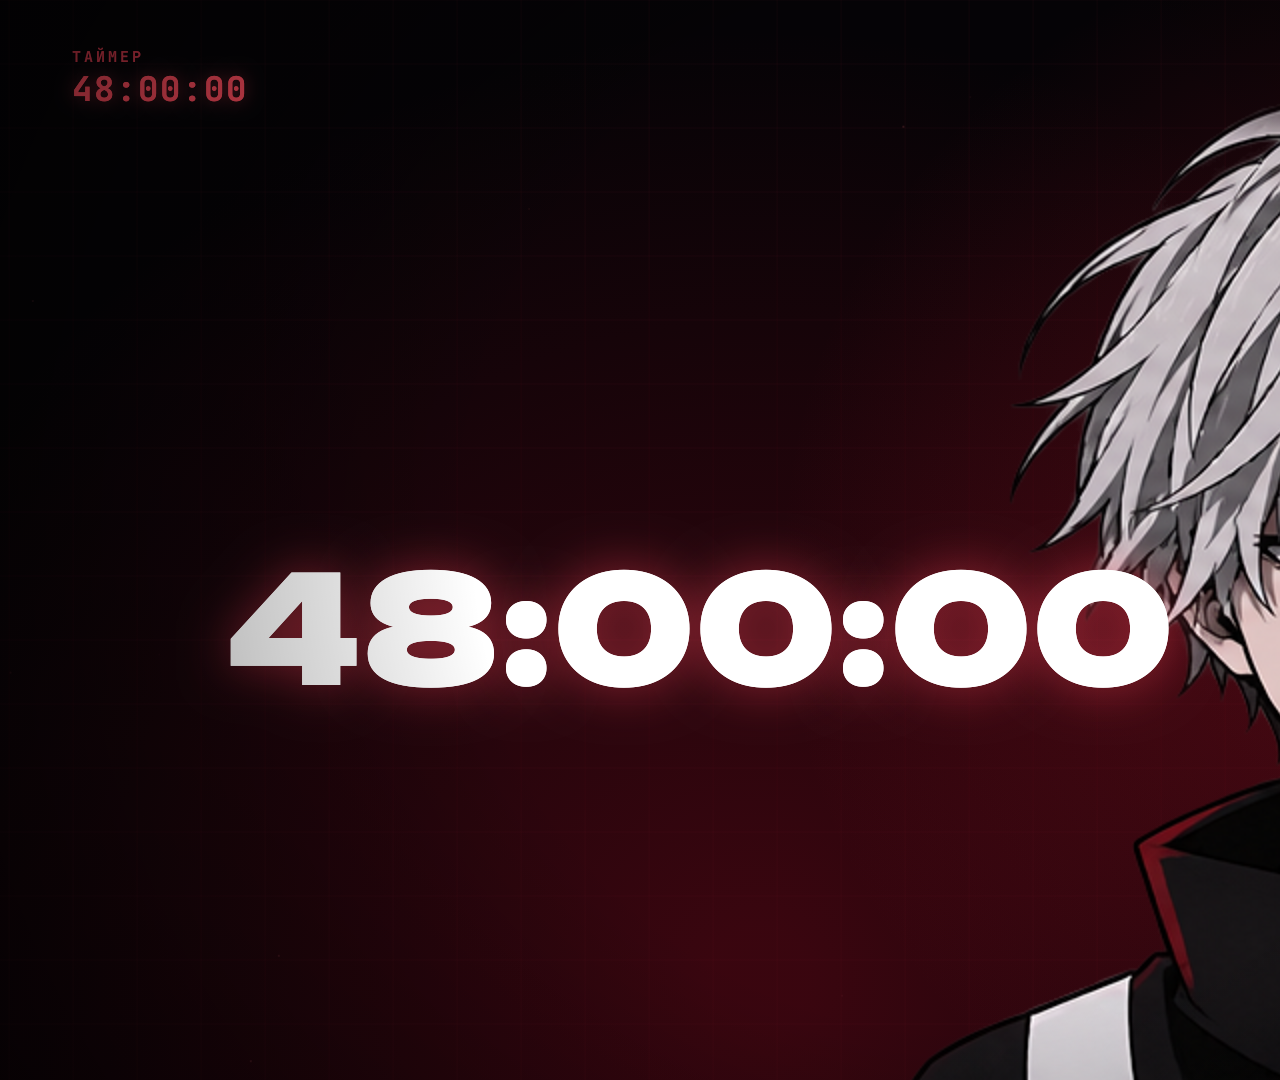
<file: video/ep1/index.html>
<!doctype html>
<html lang="ru">
<head>
<meta charset="utf-8">
<title>Битик — серия 1 (сцена)</title>
<style>
  html, body { margin: 0; background: #000; }
  canvas { display: block; width: 1920px; height: 1080px; }
</style>
</head>
<body>
<canvas id="c" width="1920" height="1080"></canvas>
<script type="module" src="scene.js"></script>
</body>
</html>
</file>
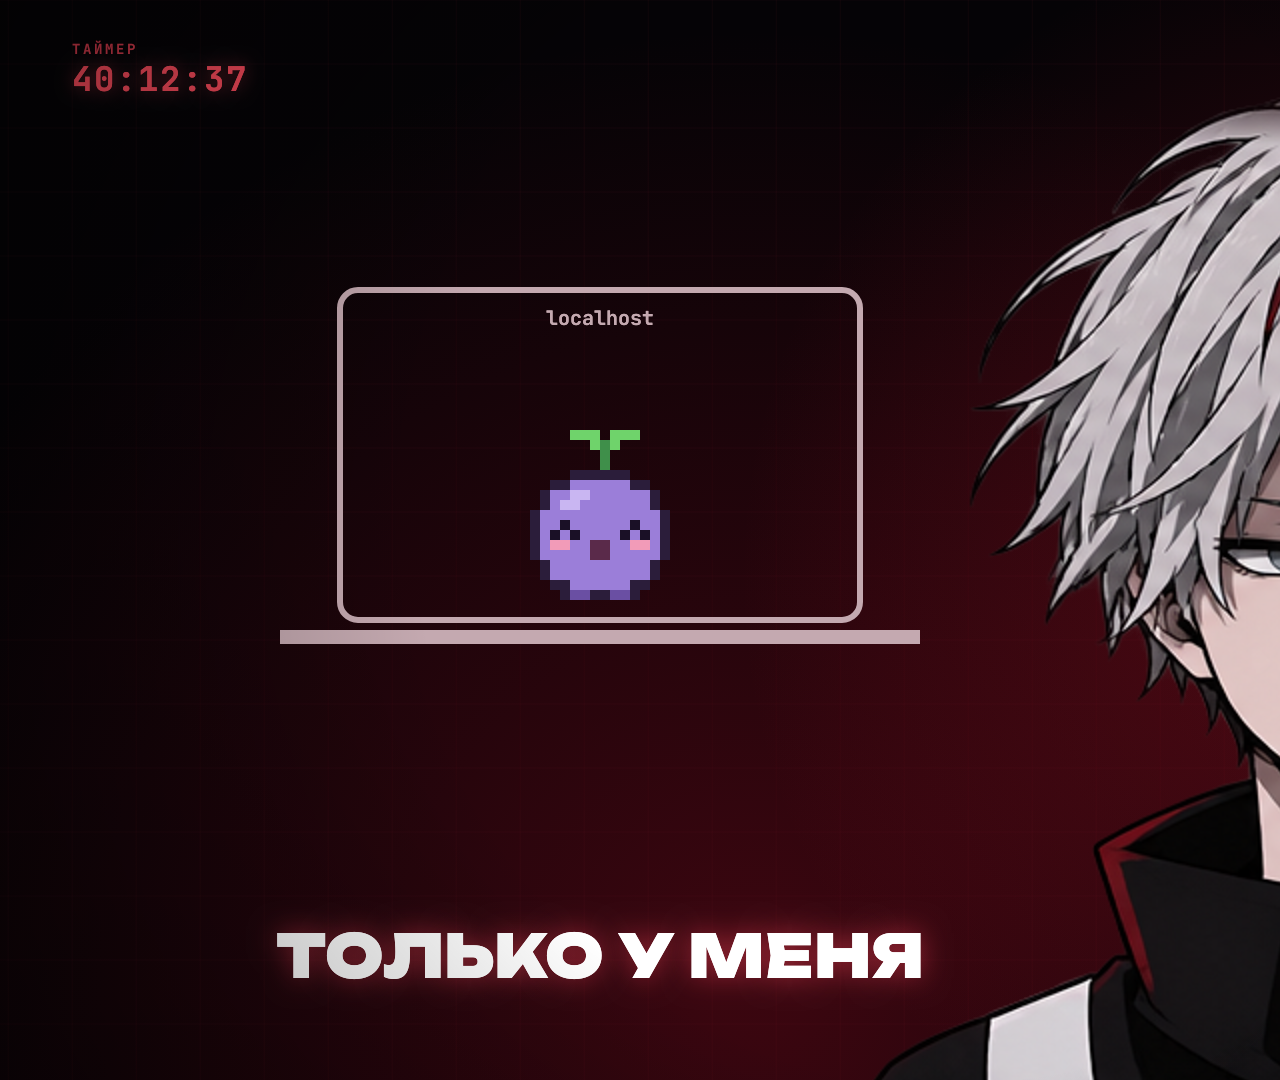
<file: video/ep2/index.html>
<!doctype html>
<html lang="ru">
<head>
<meta charset="utf-8">
<title>Битик — серия 2 (сцена)</title>
<style>
  html, body { margin: 0; background: #000; }
  canvas { display: block; width: 1920px; height: 1080px; }
</style>
</head>
<body>
<canvas id="c" width="1920" height="1080"></canvas>
<script type="module" src="scene.js"></script>
</body>
</html>
</file>
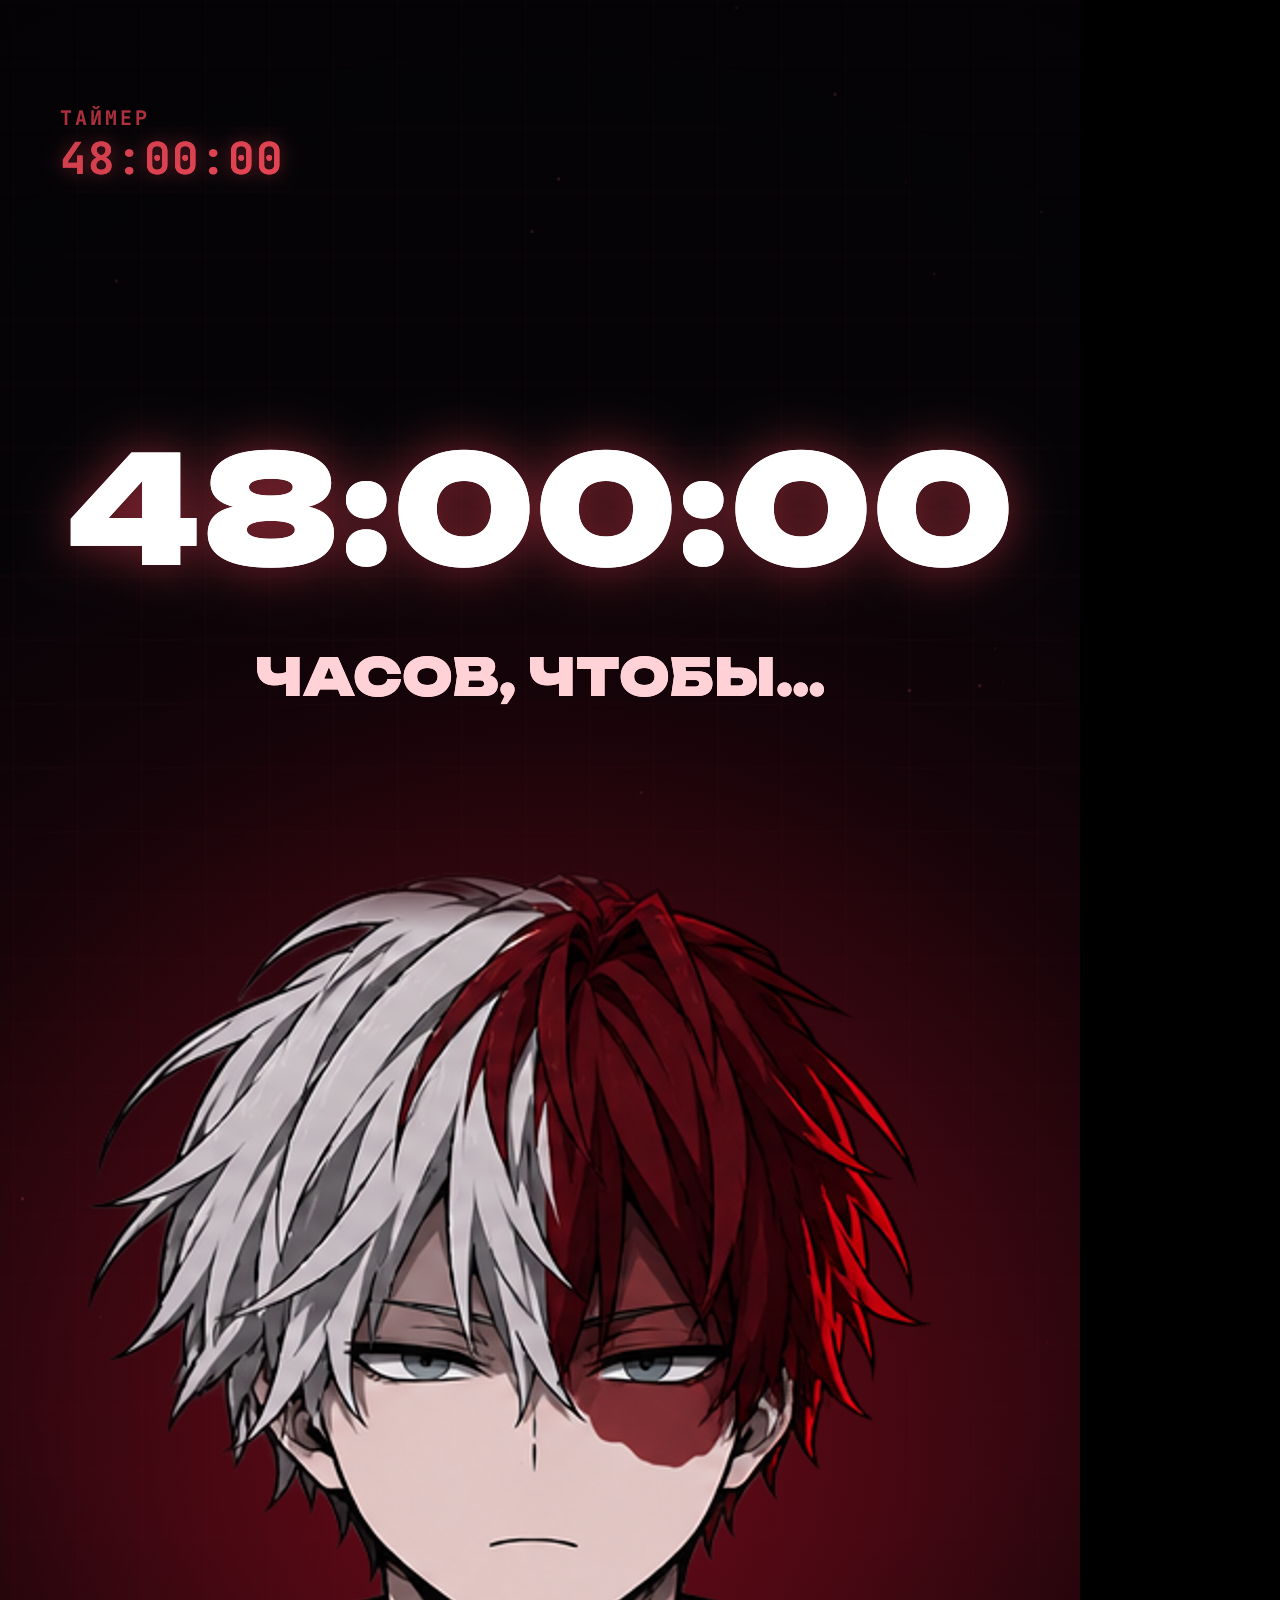
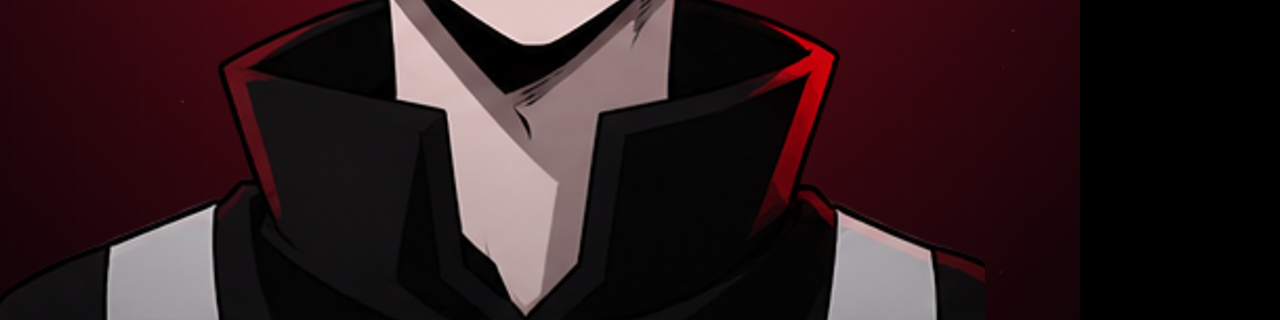
<file: video/short1/index.html>
<!doctype html>
<html lang="ru">
<head>
<meta charset="utf-8">
<title>Битик — шортс 1 (сцена)</title>
<style>
  html, body { margin: 0; background: #000; }
  canvas { display: block; width: 1080px; height: 1920px; }
</style>
</head>
<body>
<canvas id="c" width="1080" height="1920"></canvas>
<script type="module" src="scene.js"></script>
</body>
</html>
</file>
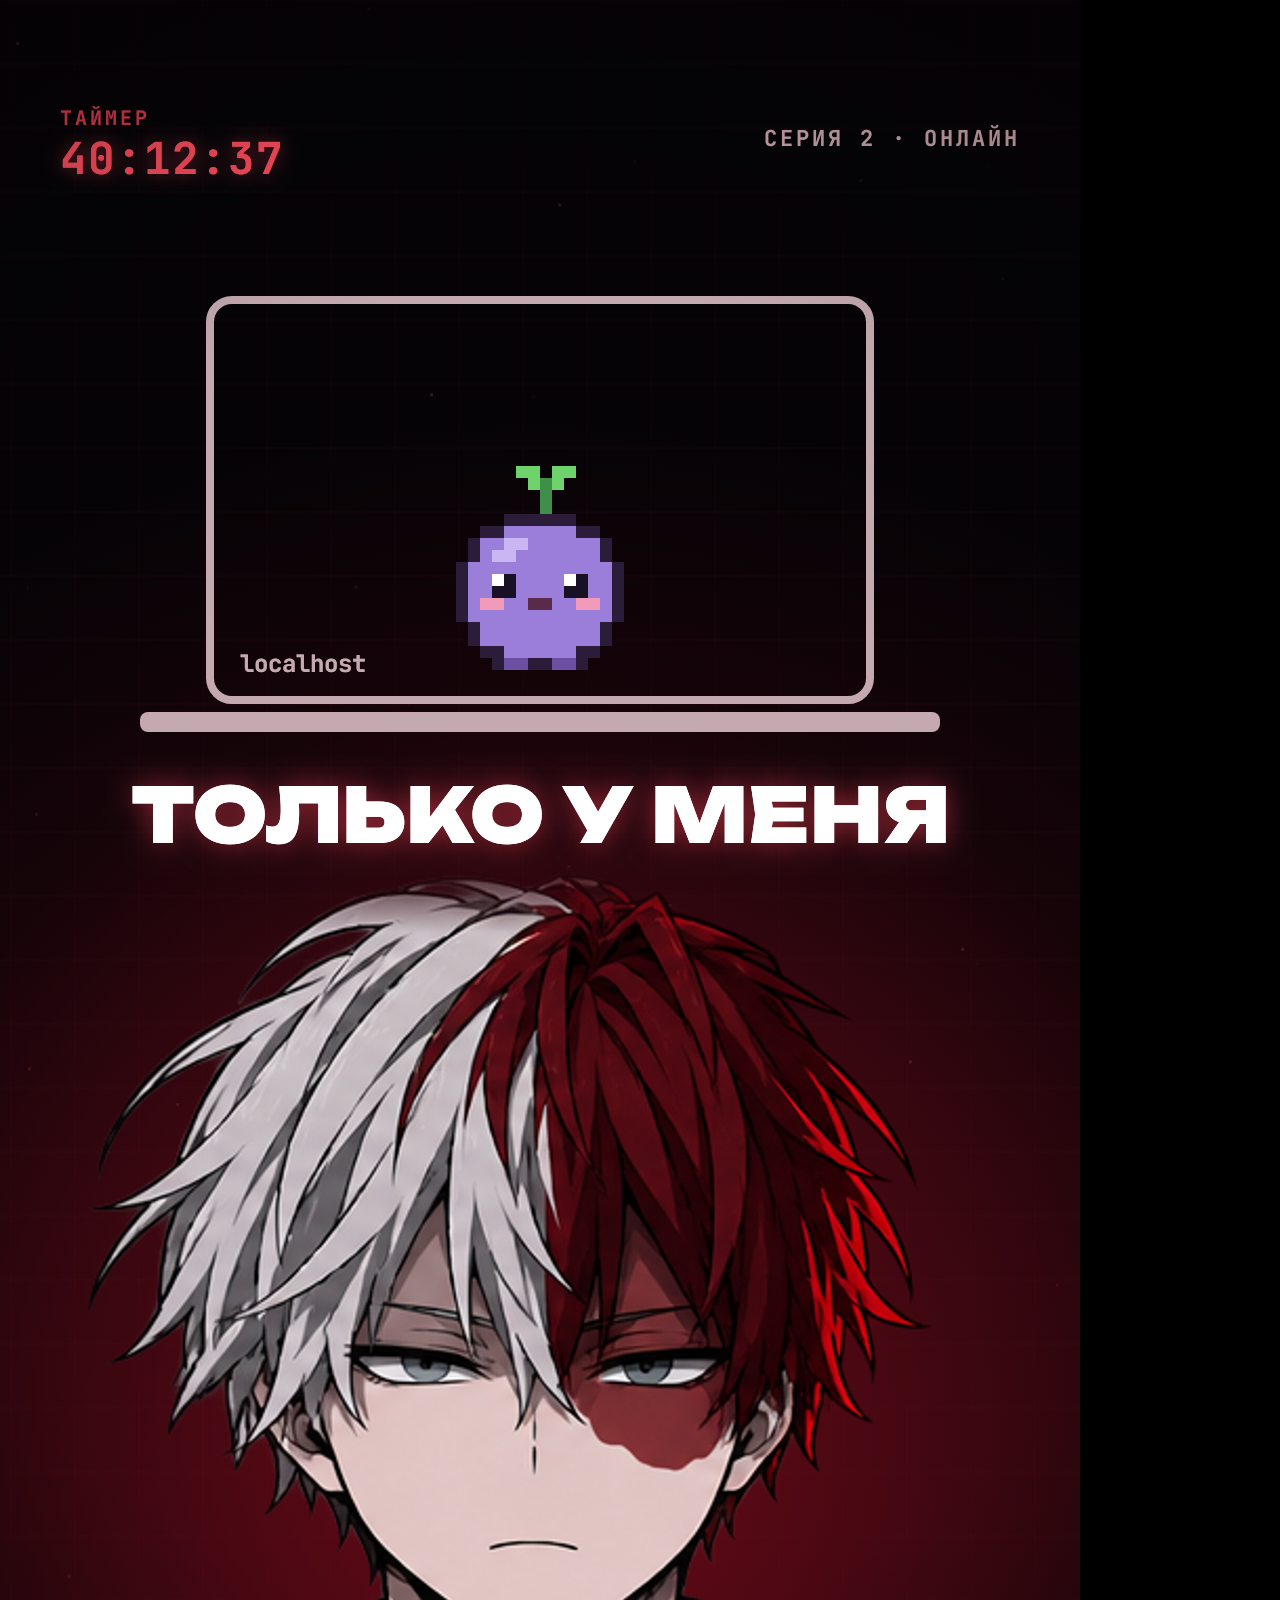
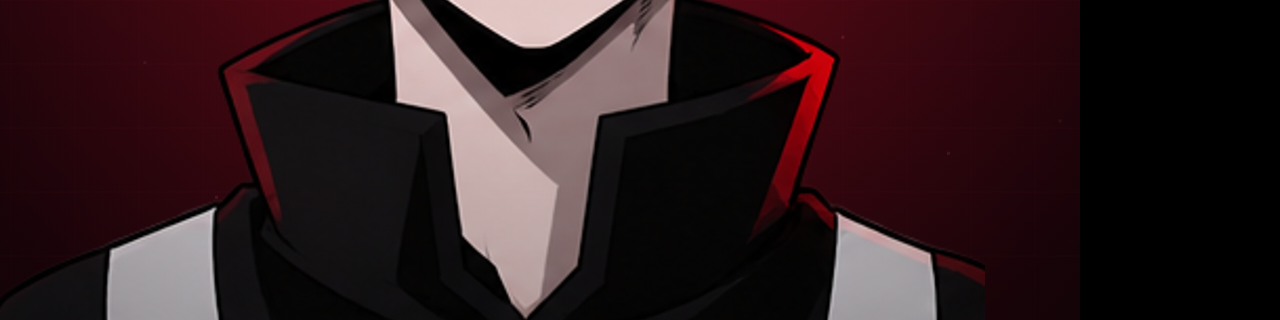
<file: video/short2/index.html>
<!doctype html>
<html lang="ru">
<head>
<meta charset="utf-8">
<title>Битик — шортс 2 (сцена)</title>
<style>
  html, body { margin: 0; background: #000; }
  canvas { display: block; width: 1080px; height: 1920px; }
</style>
</head>
<body>
<canvas id="c" width="1080" height="1920"></canvas>
<script type="module" src="scene.js"></script>
</body>
</html>
</file>
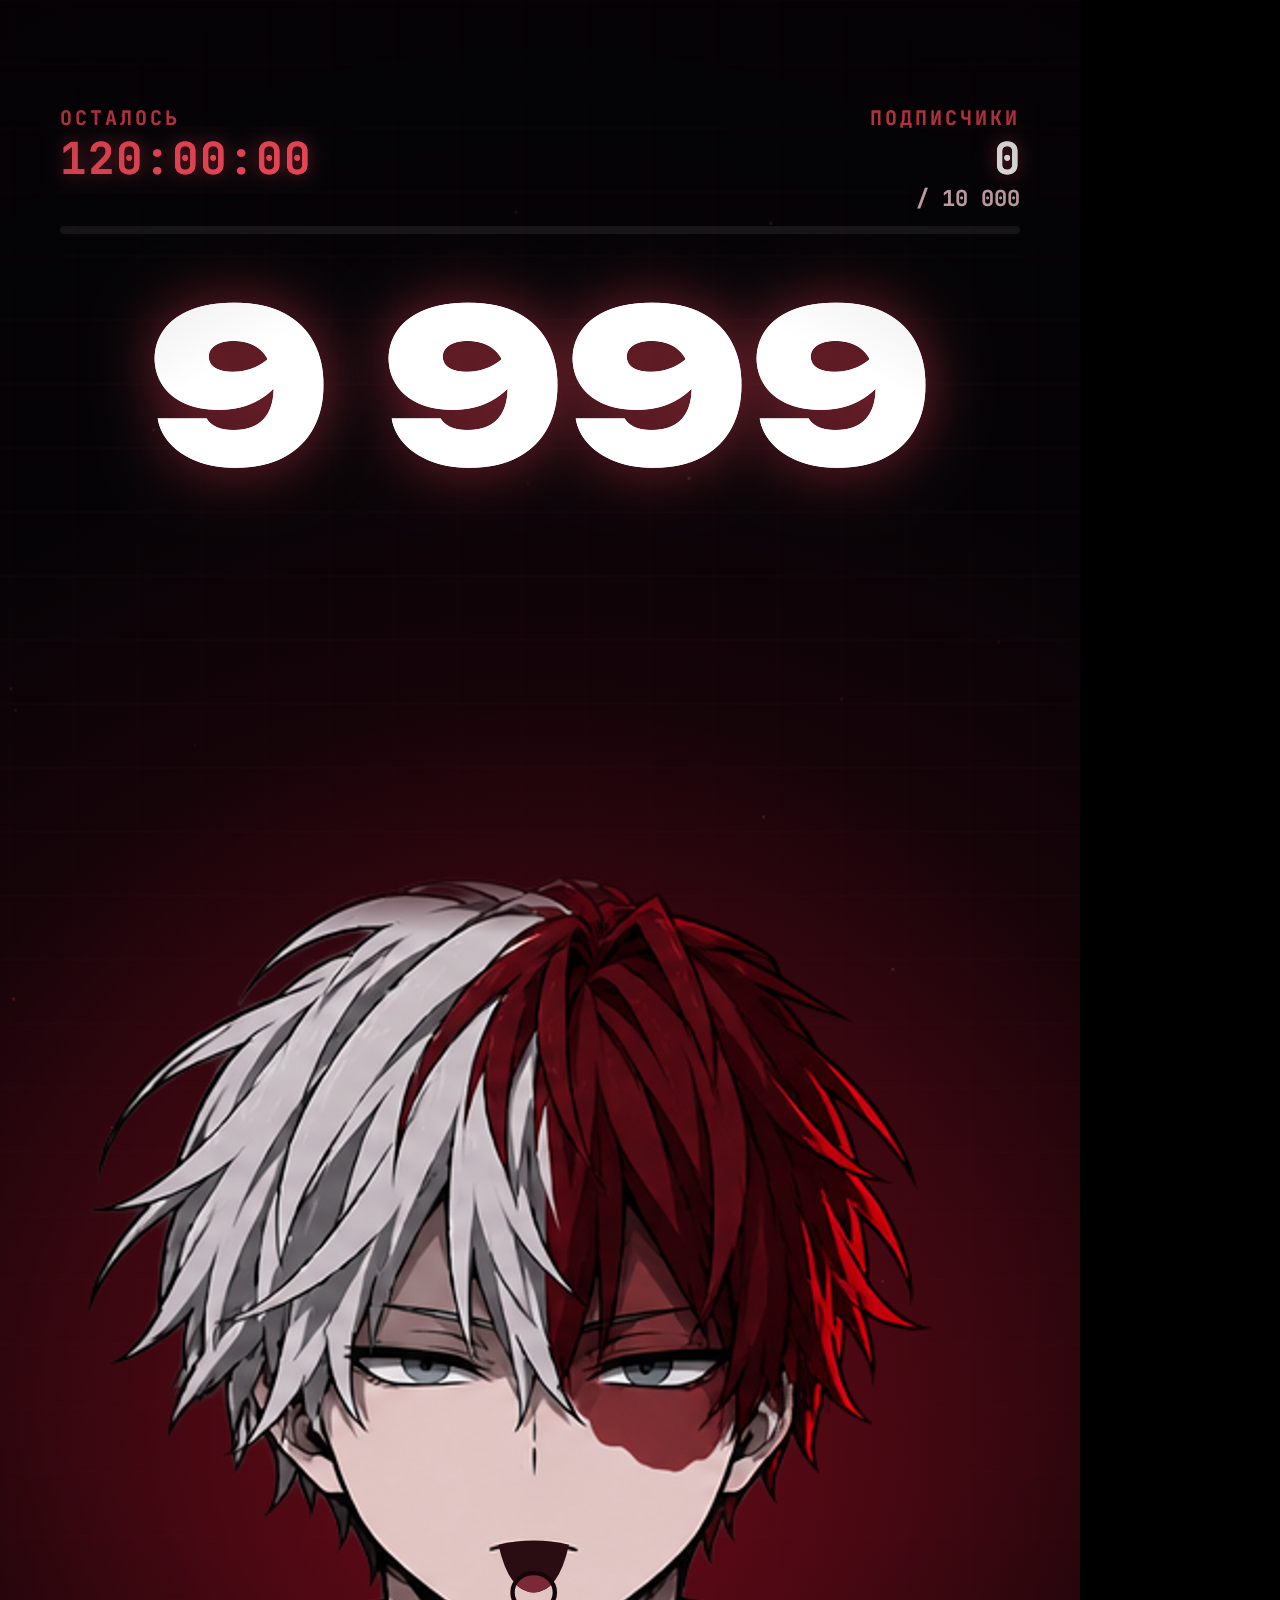
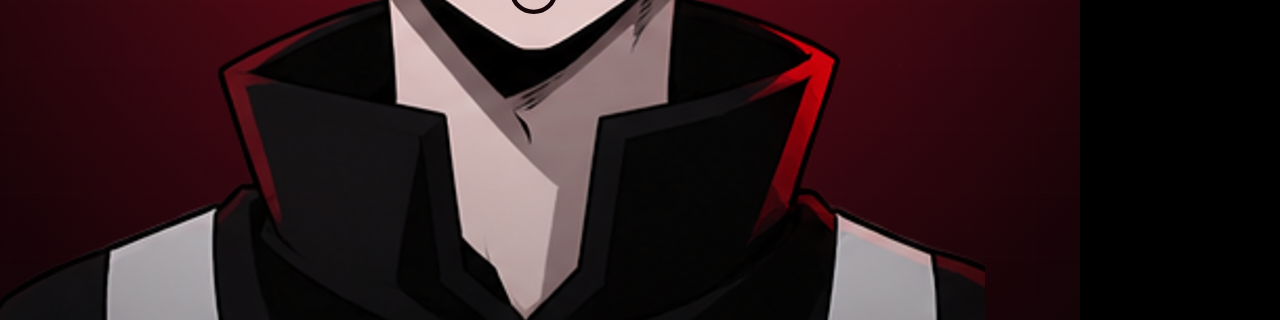
<file: video/tg1/index.html>
<!doctype html>
<html lang="ru">
<head>
<meta charset="utf-8">
<title>Битик — ТГ-челлендж: интро (сцена)</title>
<style>
  html, body { margin: 0; background: #000; }
  canvas { display: block; width: 1080px; height: 1920px; }
</style>
</head>
<body>
<canvas id="c" width="1080" height="1920"></canvas>
<script type="module" src="scene.js"></script>
</body>
</html>
</file>
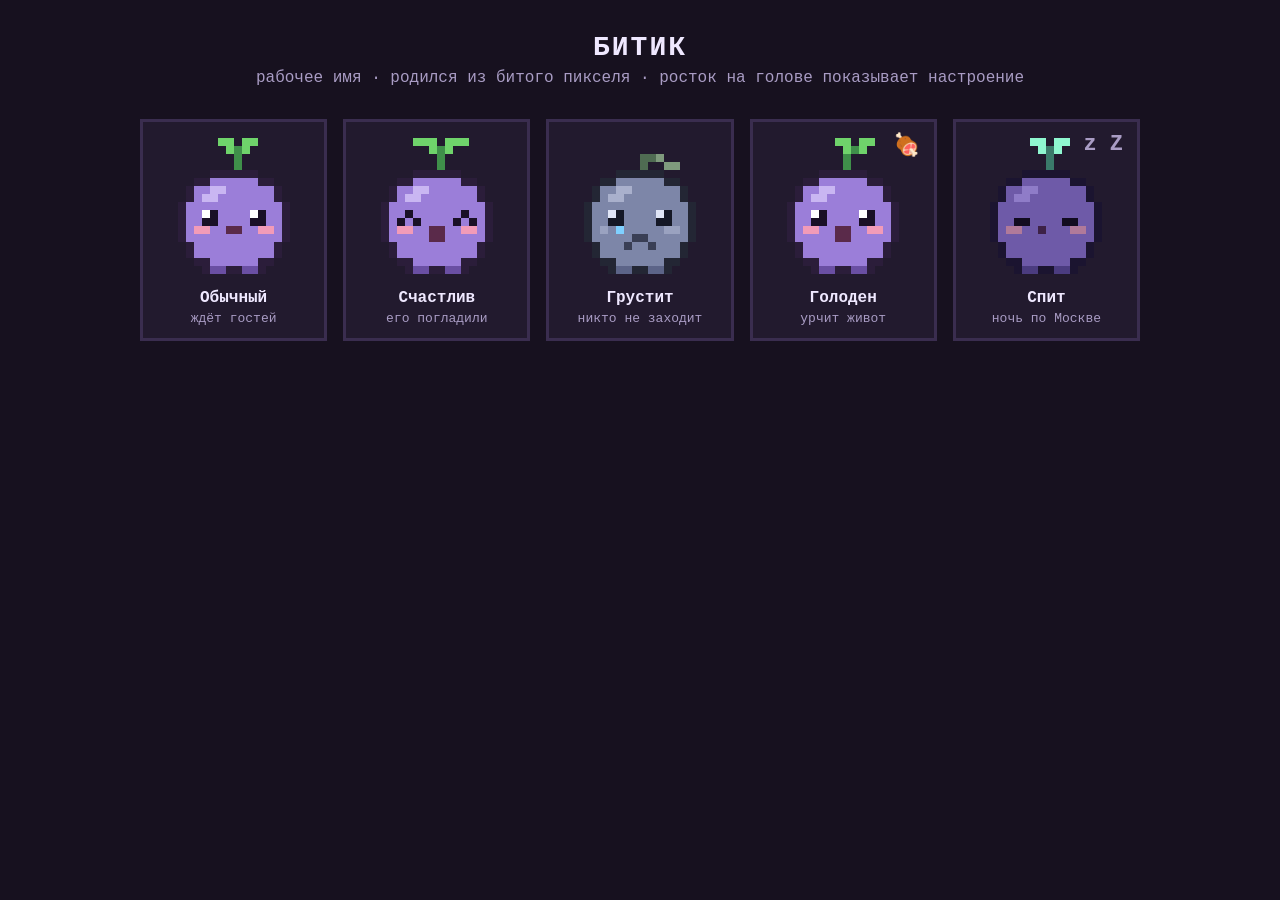
<file: concept/creature.html>
<!doctype html>
<html lang="ru">
<head>
<meta charset="utf-8">
<meta name="viewport" content="width=device-width, initial-scale=1">
<title>Битик — эскиз существа</title>
<style>
  :root {
    --bg: #17111f;
    --card: #221a2e;
    --text: #efe8ff;
    --muted: #a99cc4;
    --accent: #6fd36b;
  }
  * { box-sizing: border-box; }
  body {
    margin: 0;
    background: var(--bg);
    color: var(--text);
    font-family: "Courier New", monospace;
    padding: 32px 16px;
  }
  h1 { text-align: center; margin: 0 0 6px; font-size: 28px; letter-spacing: 2px; }
  .sub { text-align: center; color: var(--muted); margin: 0 0 32px; }
  .grid {
    display: grid;
    grid-template-columns: repeat(auto-fit, minmax(170px, 1fr));
    gap: 16px;
    max-width: 1000px;
    margin: 0 auto;
  }
  .card {
    background: var(--card);
    border: 3px solid #3a2d4f;
    padding: 16px 8px 12px;
    text-align: center;
    position: relative;
  }
  canvas {
    image-rendering: pixelated;
    width: 128px;
    height: 136px;
    animation: bob 1s steps(1) infinite;
  }
  .card.sleep canvas { animation-duration: 2.4s; }
  .card.sad canvas { animation: none; }
  @keyframes bob { 0% { transform: translateY(0); } 50% { transform: translateY(-8px); } }
  .label { margin-top: 10px; font-weight: bold; }
  .hint { color: var(--muted); font-size: 13px; margin-top: 4px; }
  .bubble {
    position: absolute; top: 10px; right: 14px; font-size: 22px;
  }
  .zzz { color: var(--muted); font-weight: bold; animation: float 2.4s steps(3) infinite; }
  @keyframes float { 0% { transform: translateY(0); opacity: 1; } 100% { transform: translateY(-12px); opacity: .3; } }
</style>
</head>
<body>
  <h1>БИТИК</h1>
  <p class="sub">рабочее имя · родился из битого пикселя · росток на голове показывает настроение</p>
  <div class="grid" id="grid"></div>

<script>
// 16x17 пикселей. Легенда:
// O контур, B тело, L блик, E глаз, W блик в глазу, C щёчки,
// M рот, S стебель ростка, G листья, F лапки, T слеза
const BASE = [
  "......GG.GG.....",
  ".......GSG......",
  "........S.......",
  "........S.......",
  ".....OOOOOO.....",
  "...OOBBBBBBOO...",
  "..OBBLLBBBBBBO..",
  "..OBLLBBBBBBBO..",
  ".OBBBBBBBBBBBBO.",
  ".OBBWEBBBBWEBBO.",
  ".OBBEEBBBBEEBBO.",
  ".OBCCBBMMBBCCBO.",
  ".OBBBBBBBBBBBBO.",
  "..OBBBBBBBBBBO..",
  "..OBBBBBBBBBBO..",
  "...OOBBBBBBOO...",
  "....OFFOOFFO....",
];

const PALETTES = {
  normal: { O:"#2b1d3a", B:"#9b7ed9", L:"#c9b6f2", E:"#1a1026", W:"#ffffff", C:"#f29bb8", M:"#5a2a4a", S:"#3f8f4a", G:"#6fd36b", F:"#6a4fa3", T:"#7fd0ff" },
  sad:    { O:"#232634", B:"#7d86a8", L:"#a9b0cc", E:"#151826", W:"#dfe4f5", C:"#9aa2c0", M:"#3a3f55", S:"#4f6b52", G:"#7f9a7d", F:"#5c6488", T:"#7fd0ff" },
  night:  { O:"#1b1430", B:"#6e5aa8", L:"#8f7cc8", E:"#120c20", W:"#ffffff", C:"#b07a9a", M:"#3d2246", S:"#3a7a6a", G:"#8ff7d0", F:"#4b3c80", T:"#7fd0ff" },
};

function grid() { return BASE.map(r => r.split("")); }
function set(g, x, y, ch) { g[y][x] = ch; }

const MOODS = [
  { id:"normal", label:"Обычный", hint:"ждёт гостей", pal:"normal", edit: g => {} },
  { id:"happy", label:"Счастлив", hint:"его погладили", pal:"normal", edit: g => {
      // глаза-дуги ^ ^
      for (const [x,y] of [[4,9],[5,9],[4,10],[5,10],[10,9],[11,9],[10,10],[11,10]]) set(g,x,y,"B");
      set(g,4,9,"E"); set(g,3,10,"E"); set(g,5,10,"E");
      set(g,11,9,"E"); set(g,10,10,"E"); set(g,12,10,"E");
      // открытая улыбка
      set(g,7,12,"M"); set(g,8,12,"M");
      // листья расправлены шире
      g[0] = ".....GGG.GGG....".split("");
  }},
  { id:"sad", label:"Грустит", hint:"никто не заходит", pal:"sad", edit: g => {
      // поникший росток
      g[0] = "................".split("");
      g[1] = "................".split("");
      g[2] = "........SSG.....".split("");
      g[3] = "........S..GG...".split("");
      // слеза и грустный рот
      set(g,5,11,"T"); set(g,4,11,"B");
      set(g,7,11,"B"); set(g,8,11,"B");
      set(g,7,12,"M"); set(g,8,12,"M"); set(g,6,13,"M"); set(g,9,13,"M");
      set(g,6,12,"B"); set(g,9,12,"B");
      set(g,6,13,"M"); set(g,9,13,"M");
  }},
  { id:"hungry", label:"Голоден", hint:"урчит живот", pal:"normal", bubble:"🍖", edit: g => {
      // рот открыт буквой О
      set(g,7,11,"M"); set(g,8,11,"M"); set(g,7,12,"M"); set(g,8,12,"M");
      // росток чуть наклонён
      g[0] = ".......GG.GG....".split("");
      g[1] = "........GSG.....".split("");
  }},
  { id:"sleep", label:"Спит", hint:"ночь по Москве", pal:"night", zzz:true, edit: g => {
      // закрытые глаза
      for (const [x,y] of [[4,9],[5,9],[10,9],[11,9]]) set(g,x,y,"B");
      for (const [x,y] of [[4,10],[5,10],[10,10],[11,10]]) set(g,x,y,"E");
      set(g,8,11,"B");
  }},
];

function draw(canvas, g, pal) {
  const ctx = canvas.getContext("2d");
  ctx.clearRect(0,0,canvas.width,canvas.height);
  g.forEach((row,y) => row.forEach((ch,x) => {
    if (ch === ".") return;
    ctx.fillStyle = pal[ch];
    ctx.fillRect(x,y,1,1);
  }));
}

const root = document.getElementById("grid");
for (const m of MOODS) {
  const card = document.createElement("div");
  card.className = "card " + m.id;
  const c = document.createElement("canvas");
  c.width = 16; c.height = 17;
  const g = grid(); m.edit(g);
  draw(c, g, PALETTES[m.pal]);
  card.appendChild(c);
  if (m.bubble) { const b = document.createElement("div"); b.className="bubble"; b.textContent=m.bubble; card.appendChild(b); }
  if (m.zzz) { const z = document.createElement("div"); z.className="bubble zzz"; z.textContent="z Z"; card.appendChild(z); }
  card.insertAdjacentHTML("beforeend", `<div class="label">${m.label}</div><div class="hint">${m.hint}</div>`);
  root.appendChild(card);
}
</script>
</body>
</html>
</file>
